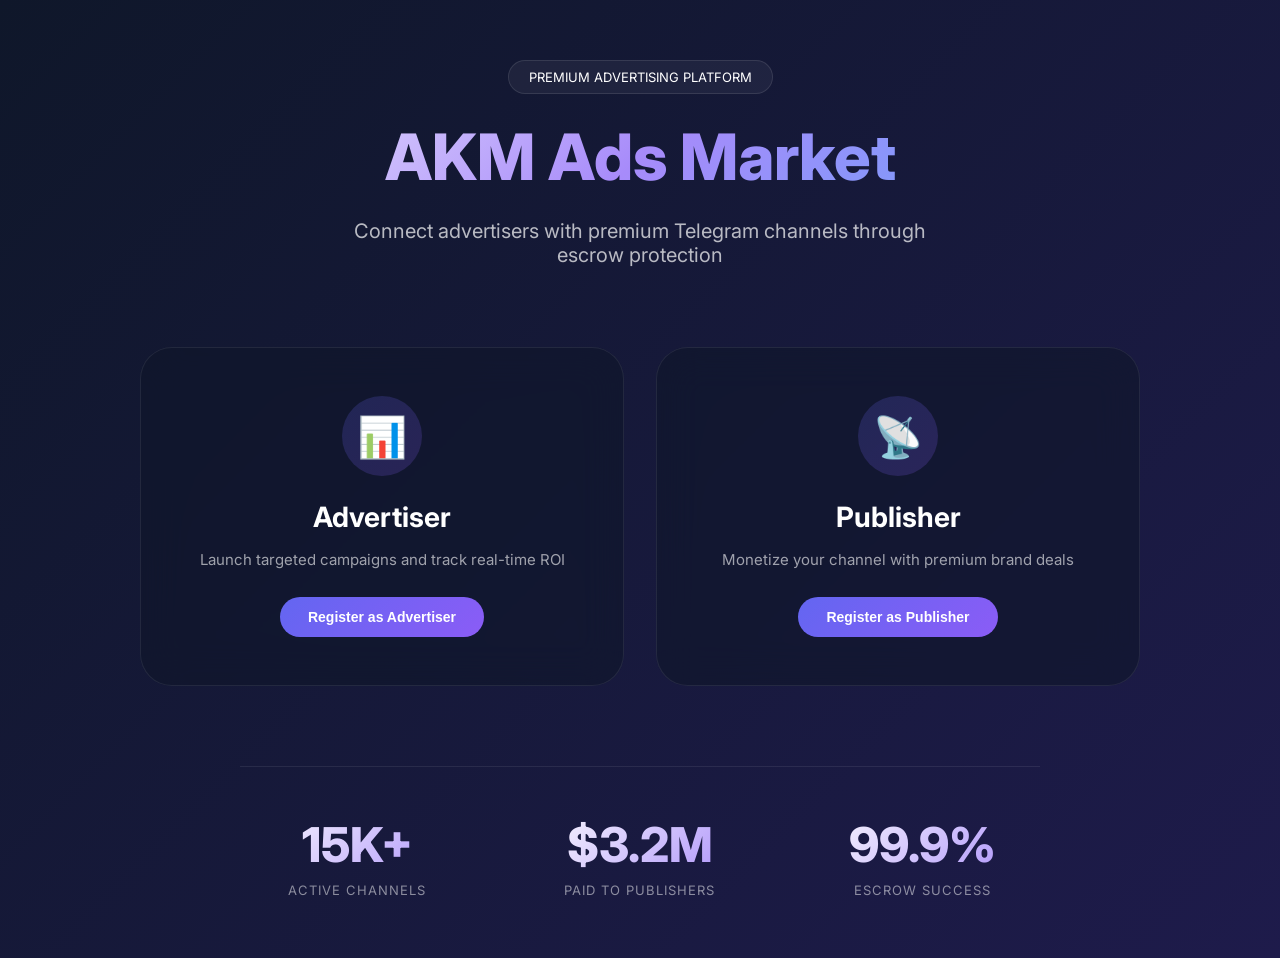
<file: index.html>
<!DOCTYPE html>
<html lang="en">
<head>
    <meta charset="UTF-8">
    <meta name="viewport" content="width=device-width, initial-scale=1.0, viewport-fit=cover">
    <title>AKM Ads Market</title>
    <link href="https://fonts.googleapis.com/css2?family=Inter:wght@300;400;500;600;700;800&display=swap" rel="stylesheet">
    <style>
        * {
            margin: 0;
            padding: 0;
            box-sizing: border-box;
        }

        body {
            font-family: 'Inter', sans-serif;
            background: linear-gradient(135deg, #0f172a, #1e1b4b);
            min-height: 100vh;
            color: #fff;
        }

        .container {
            max-width: 1200px;
            margin: 0 auto;
            padding: 60px 24px;
        }

        .hero {
            text-align: center;
            margin-bottom: 80px;
        }

        .badge {
            display: inline-block;
            background: rgba(255, 255, 255, 0.05);
            border: 1px solid rgba(255, 255, 255, 0.1);
            border-radius: 100px;
            padding: 8px 20px;
            font-size: 13px;
            margin-bottom: 24px;
        }

        .hero h1 {
            font-size: 64px;
            font-weight: 800;
            margin-bottom: 24px;
            background: linear-gradient(135deg, #fff, #a78bfa, #60a5fa);
            -webkit-background-clip: text;
            background-clip: text;
            color: transparent;
        }

        .hero p {
            font-size: 20px;
            color: rgba(255, 255, 255, 0.7);
            max-width: 600px;
            margin: 0 auto;
        }

        .role-grid {
            display: grid;
            grid-template-columns: repeat(2, 1fr);
            gap: 32px;
            max-width: 1000px;
            margin: 80px auto;
        }

        .role-card {
            background: rgba(15, 23, 42, 0.6);
            backdrop-filter: blur(20px);
            border: 1px solid rgba(255, 255, 255, 0.08);
            border-radius: 32px;
            padding: 48px 40px;
            text-align: center;
            cursor: pointer;
            transition: all 0.3s;
        }

        .role-card:hover {
            transform: translateY(-8px);
            background: rgba(30, 41, 59, 0.8);
            border-color: rgba(139, 92, 246, 0.4);
        }

        .role-icon {
            width: 80px;
            height: 80px;
            background: linear-gradient(135deg, rgba(99, 102, 241, 0.2), rgba(139, 92, 246, 0.2));
            border-radius: 50%;
            display: flex;
            align-items: center;
            justify-content: center;
            margin: 0 auto 24px;
            font-size: 40px;
        }

        .role-card h3 {
            font-size: 28px;
            margin-bottom: 16px;
        }

        .role-card p {
            font-size: 15px;
            color: rgba(255, 255, 255, 0.6);
            margin-bottom: 28px;
        }

        .role-button {
            background: linear-gradient(135deg, #6366f1, #8b5cf6);
            border: none;
            padding: 12px 28px;
            border-radius: 40px;
            font-size: 14px;
            font-weight: 600;
            color: #fff;
            cursor: pointer;
            transition: all 0.3s;
        }

        .role-button:hover {
            opacity: 0.9;
            transform: scale(1.02);
        }

        .stats {
            display: grid;
            grid-template-columns: repeat(3, 1fr);
            gap: 48px;
            max-width: 800px;
            margin: 0 auto;
            padding-top: 48px;
            border-top: 1px solid rgba(255, 255, 255, 0.08);
            text-align: center;
        }

        .stat-value {
            font-size: 48px;
            font-weight: 800;
            background: linear-gradient(135deg, #fff, #a78bfa);
            -webkit-background-clip: text;
            background-clip: text;
            color: transparent;
        }

        .stat-label {
            font-size: 13px;
            color: rgba(255, 255, 255, 0.5);
            margin-top: 8px;
            letter-spacing: 1px;
        }

        .loading {
            position: fixed;
            top: 0;
            left: 0;
            width: 100%;
            height: 100%;
            background: rgba(0, 0, 0, 0.8);
            display: none;
            align-items: center;
            justify-content: center;
            z-index: 1000;
        }

        .spinner {
            width: 48px;
            height: 48px;
            border: 3px solid rgba(255, 255, 255, 0.1);
            border-top-color: #8b5cf6;
            border-radius: 50%;
            animation: spin 0.8s linear infinite;
        }

        @keyframes spin {
            to { transform: rotate(360deg); }
        }

        @media (max-width: 768px) {
            .hero h1 { font-size: 36px; }
            .role-grid { grid-template-columns: 1fr; }
            .stats { grid-template-columns: 1fr; gap: 24px; }
            .container { padding: 40px 20px; }
        }
    </style>
</head>
<body>
    <div class="container">
        <div class="hero">
            <div class="badge">PREMIUM ADVERTISING PLATFORM</div>
            <h1>AKM Ads Market</h1>
            <p>Connect advertisers with premium Telegram channels through escrow protection</p>
        </div>
        <div class="role-grid">
            <div class="role-card" onclick="selectRole('advertiser')">
                <div class="role-icon">📊</div>
                <h3>Advertiser</h3>
                <p>Launch targeted campaigns and track real-time ROI</p>
                <button class="role-button">Register as Advertiser</button>
            </div>
            <div class="role-card" onclick="selectRole('channel_owner')">
                <div class="role-icon">📡</div>
                <h3>Publisher</h3>
                <p>Monetize your channel with premium brand deals</p>
                <button class="role-button">Register as Publisher</button>
            </div>
        </div>
        <div class="stats">
            <div><div class="stat-value">15K+</div><div class="stat-label">ACTIVE CHANNELS</div></div>
            <div><div class="stat-value">$3.2M</div><div class="stat-label">PAID TO PUBLISHERS</div></div>
            <div><div class="stat-value">99.9%</div><div class="stat-label">ESCROW SUCCESS</div></div>
        </div>
    </div>
    <div class="loading" id="loading"><div class="spinner"></div></div>

    <script>
        // API Configuration
        const API_BASE = 'https://akm-ads-bot.onrender.com';

        // Select Role Function
        window.selectRole = async function(role) {
            const loading = document.getElementById('loading');
            if (loading) loading.style.display = 'flex';
            
            let userId = null;
            
            // Try to get from Telegram WebApp
            if (window.Telegram?.WebApp?.initDataUnsafe?.user?.id) {
                userId = window.Telegram.WebApp.initDataUnsafe.user.id;
            } else {
                userId = prompt('Enter Telegram ID (demo):', '123456789');
            }
            
            if (!userId) {
                if (loading) loading.style.display = 'none';
                return;
            }
            
            try {
                const res = await fetch(`${API_BASE}/api/users`, {
                    method: 'POST',
                    headers: { 'Content-Type': 'application/json' },
                    body: JSON.stringify({ 
                        telegram_id: parseInt(userId), 
                        username: 'user', 
                        user_type: role 
                    })
                });
                
                if (!res.ok) {
                    throw new Error(`HTTP ${res.status}`);
                }
                
                const user = await res.json();
                localStorage.setItem('akm_user', JSON.stringify(user));
                window.location.href = 'dashboard.html';
                
            } catch(e) {
                alert('Connection error: ' + e.message);
                if (loading) loading.style.display = 'none';
            }
        };
        
        // Also make it available globally
        function selectRole(role) {
            window.selectRole(role);
        }
    </script>
</body>
</html>
</file>
